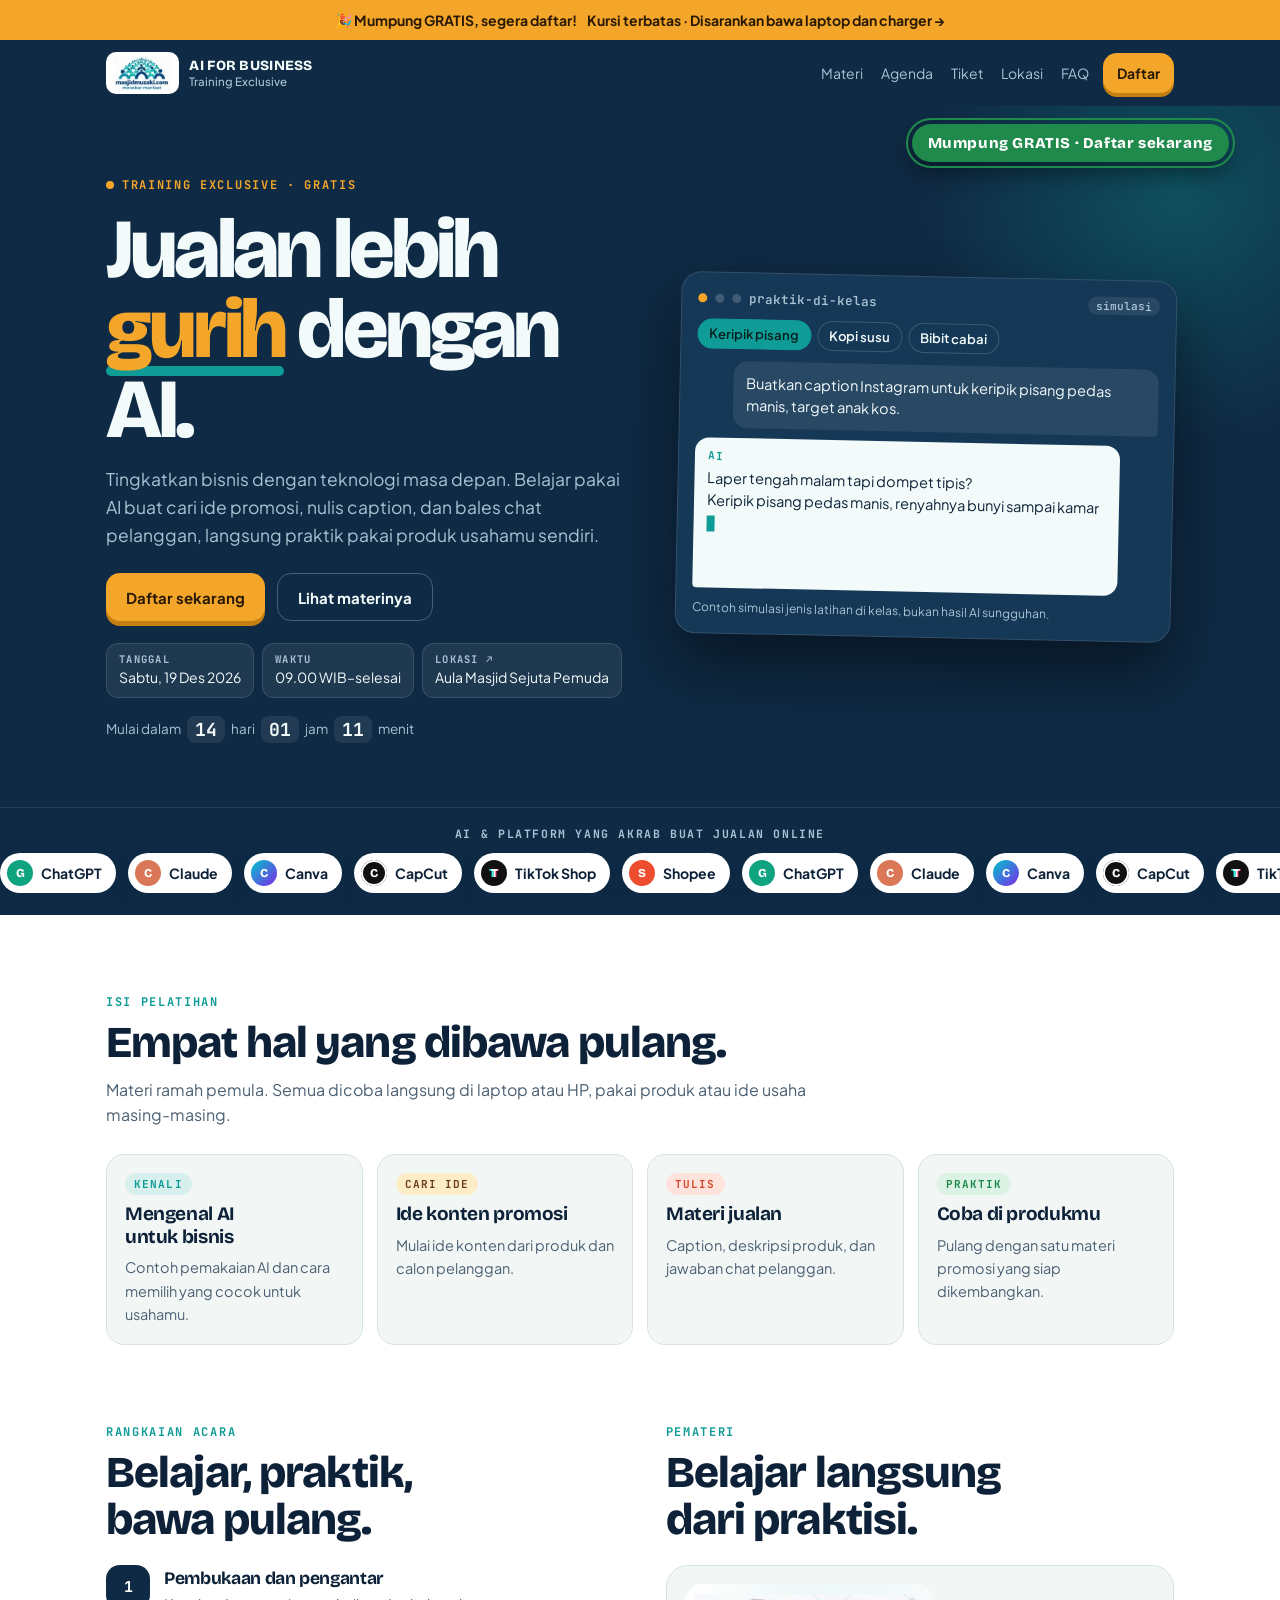
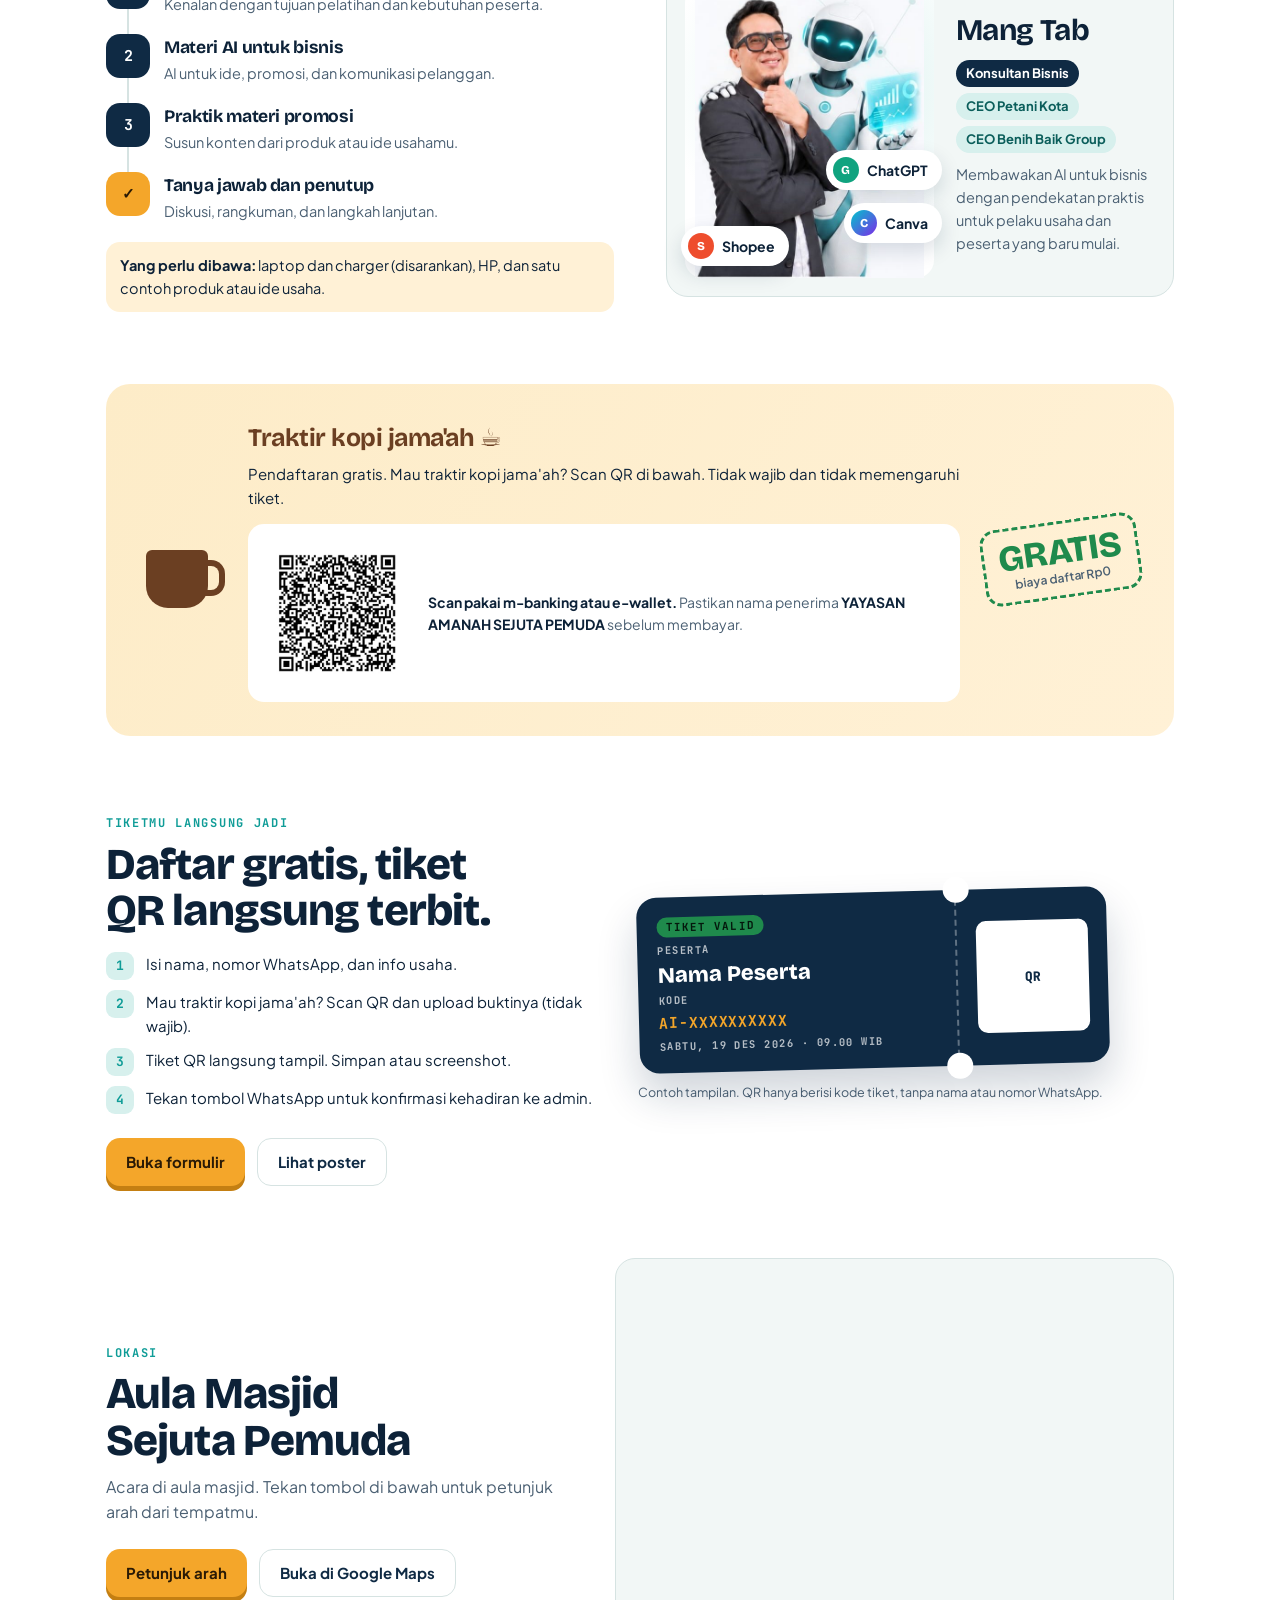
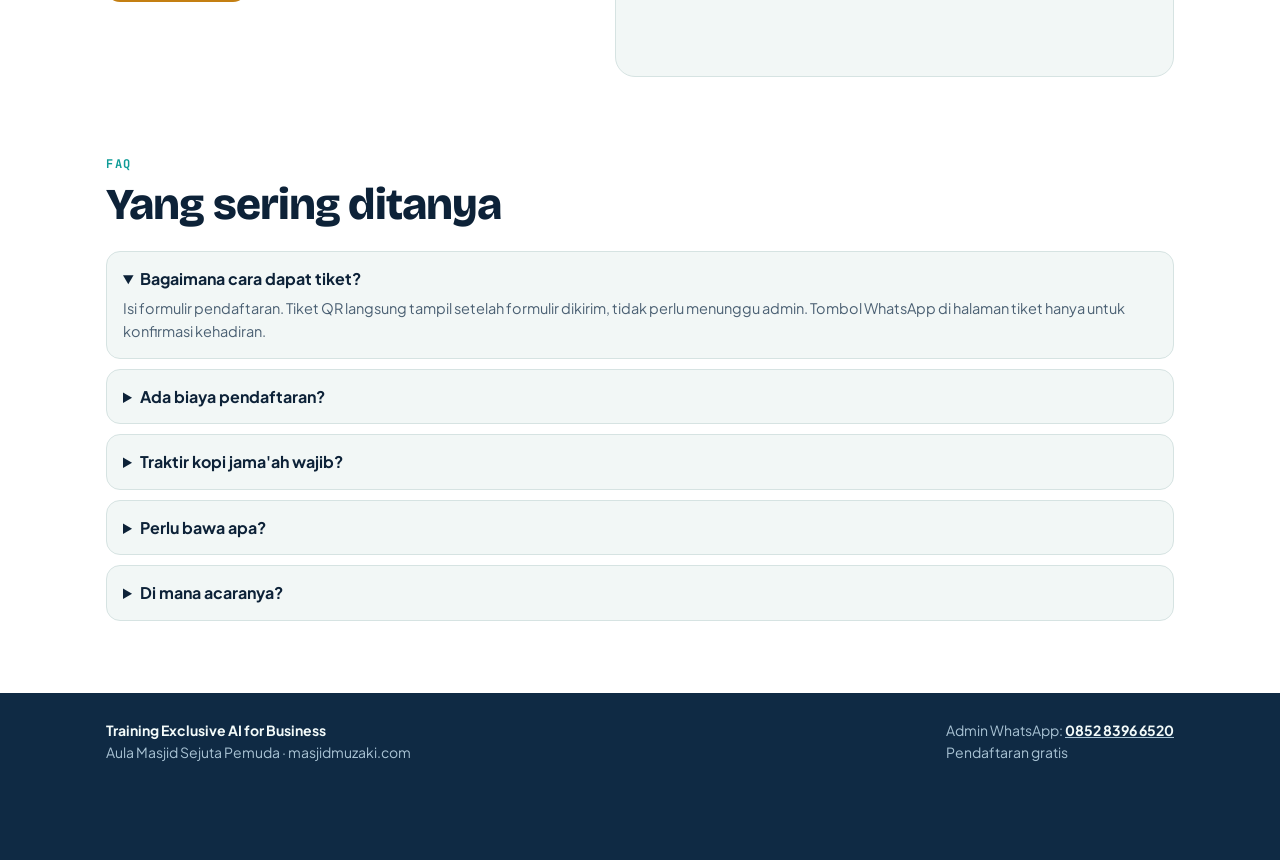
<file: index.html>
<!doctype html>
<html lang="id" data-mode="after">
<head>
  <meta charset="utf-8">
  <meta name="viewport" content="width=device-width,initial-scale=1,viewport-fit=cover">
  <meta name="theme-color" content="#0f2a44">
  <meta name="description" content="Training Exclusive AI for Business bersama Mang Tab di Aula Masjid Sejuta Pemuda. Pendaftaran gratis.">
  <title>AI for Business — Training Exclusive</title>
  <script>
    // Jadwal acara. Ganti tiga baris ini untuk batch berikutnya.
    window.EVENT = {
      dayStart: "2026-12-19T00:00:00+07:00", // awal hari H
      start:    "2026-12-19T09:00:00+07:00", // jam mulai (pendaftaran online ditutup)
      dayEnd:   "2026-12-19T23:59:59+07:00"  // akhir hari H
    };
    // Mode halaman: before (sebelum), dday (hari H), after (setelah).
    // Bisa dipaksa lewat alamat, mis. index.html?mode=before untuk pratinjau.
    (function () {
      var forced = new URLSearchParams(location.search).get("mode");
      var now = Date.now(), mode = "after";
      if (now < Date.parse(EVENT.dayStart)) mode = "before";
      else if (now <= Date.parse(EVENT.dayEnd)) mode = "dday";
      if (/^(before|dday|after)$/.test(forced || "")) mode = forced;
      document.documentElement.dataset.mode = mode;
    })();
  </script>
  <link rel="preconnect" href="https://fonts.googleapis.com">
  <link rel="preconnect" href="https://fonts.gstatic.com" crossorigin>
  <link rel="stylesheet" href="https://fonts.googleapis.com/css2?family=Bricolage+Grotesque:opsz,wght@12..96,700;12..96,800&family=Plus+Jakarta+Sans:wght@400;500;600;700&family=JetBrains+Mono:wght@500;700&display=swap">
  <link rel="stylesheet" href="assets/site.css">
  <style>
    html[data-mode="before"] .only-dday, html[data-mode="before"] .only-after,
    html[data-mode="dday"] .only-before, html[data-mode="dday"] .only-after,
    html[data-mode="after"] .only-before, html[data-mode="after"] .only-dday{display:none!important}

    .hero{background:var(--hero-bg);color:var(--hero-ink);padding-block:clamp(28px,6vw,64px);position:relative;overflow:hidden}
    .hero::after{content:"";position:absolute;width:560px;height:560px;right:-180px;top:-200px;border-radius:50%;background:radial-gradient(circle,#0f9c9755,transparent 65%);pointer-events:none}
    .hero-grid{display:grid;grid-template-columns:1.05fr 1fr;gap:clamp(24px,4vw,52px);align-items:center;position:relative;z-index:1}
    .hero-grid>*{min-width:0}
    .kick{display:inline-flex;gap:8px;align-items:center;font:700 12px var(--mono);letter-spacing:.14em;color:var(--saffron);text-transform:uppercase}
    .kick b{width:8px;height:8px;border-radius:50%;background:var(--saffron);animation:pulse 1.8s infinite}
    @keyframes pulse{50%{opacity:.25}}
    .hero h1{font-size:clamp(42px,7.6vw,84px);line-height:.95;font-weight:800;margin:14px 0 16px;letter-spacing:-.045em}
    .hero h1 em{font-style:normal;color:var(--saffron);position:relative;white-space:nowrap}
    .hero h1 em::after{content:"";position:absolute;left:0;right:0;bottom:.04em;height:.12em;background:var(--teal);border-radius:99px;z-index:-1}
    .lead{color:var(--hero-soft);font-size:17.5px;max-width:44ch}
    .cta-row{display:flex;gap:12px;flex-wrap:wrap;margin-top:24px}
    .facts{display:flex;flex-wrap:wrap;gap:8px;margin-top:22px}
    .fact{background:#ffffff12;border:1px solid #ffffff1f;border-radius:12px;padding:8px 12px;font-size:14px;text-decoration:none}
    .fact small{display:block;font:700 10.5px var(--mono);letter-spacing:.12em;color:var(--hero-soft)}
    a.fact:hover{background:#ffffff1f}
    .count{display:flex;gap:6px;margin-top:18px;align-items:center;font-size:13.5px;color:var(--hero-soft);flex-wrap:wrap}
    .count[hidden]{display:none}
    .count b{font:700 18px var(--mono);color:var(--hero-ink);background:#ffffff14;border-radius:8px;padding:2px 8px;font-variant-numeric:tabular-nums}

    .demo{background:var(--chat);border:1px solid #ffffff1f;border-radius:20px;padding:16px;box-shadow:0 30px 60px #0007;transform:rotate(1.2deg)}
    .demo-head{display:flex;align-items:center;gap:8px;font:600 12.5px var(--mono);color:var(--hero-soft);margin-bottom:12px}
    .demo-head i{width:9px;height:9px;border-radius:50%;background:#ffffff30}
    .demo-head i:first-child{background:var(--saffron)}
    .demo-head span{margin-left:auto;background:#ffffff14;padding:2px 8px;border-radius:99px;font-size:11px}
    .pick{display:flex;gap:6px;flex-wrap:wrap;margin-bottom:12px}
    .pick button{font:600 13px var(--body);border:1px solid #ffffff2a;background:transparent;color:var(--hero-ink);border-radius:99px;padding:6px 11px;cursor:pointer}
    .pick button[aria-pressed="true"]{background:var(--teal);border-color:var(--teal);color:#04201f}
    .msg{border-radius:14px;padding:11px 13px;font-size:14.5px;line-height:1.55;max-width:92%}
    .msg.you{background:#ffffff14;margin-left:auto;border-bottom-right-radius:4px}
    .msg.ai{background:#f3fbfa;color:#0d2238;margin-top:10px;border-bottom-left-radius:4px;min-height:150px;white-space:pre-line}
    .msg.ai .who{display:block;font:700 11px var(--mono);letter-spacing:.1em;color:#0f9c97;margin-bottom:4px}
    .caret{display:inline-block;width:8px;height:1.1em;background:#0f9c97;vertical-align:-3px;animation:pulse .9s infinite}
    .demo-foot{font-size:12px;color:var(--hero-soft);margin-top:10px}

    section{scroll-margin-top:12px}
    .tool{display:inline-flex;align-items:center;gap:8px;padding:7px 14px 7px 7px;border-radius:99px;background:#fff;color:#0d2238;font:700 14px var(--body);box-shadow:0 8px 20px #0f2a4426;white-space:nowrap}
    .tool i{width:26px;height:26px;border-radius:50%;display:grid;place-items:center;font:800 12px var(--display);font-style:normal;color:#fff;flex:none}
    .t-gpt i{background:#10a37f}
    .t-capcut i{background:#111;box-shadow:inset 0 0 0 2px #fff}
    .t-canva i{background:linear-gradient(135deg,#00c4cc,#7d2ae8)}
    .t-claude i{background:#d97757}
    .t-tts i{background:#111;text-shadow:-1.5px 0 #25f4ee,1.5px 0 #fe2c55}
    .t-shopee i{background:#ee4d2d}
    .tools-band{background:var(--hero-bg);border-top:1px solid #ffffff14;padding-block:18px 22px;overflow:hidden}
    .tools-band p{color:var(--hero-soft);font:700 11.5px var(--mono);letter-spacing:.14em;text-transform:uppercase;text-align:center;margin-bottom:12px}
    .marquee{display:flex;width:max-content;gap:12px;animation:slide 26s linear infinite}
    .tools-band:hover .marquee{animation-play-state:paused}
    .marquee .tool{animation:pop 2.6s ease-in-out infinite}
    .marquee .tool:nth-child(3n+2){animation-delay:-.9s}
    .marquee .tool:nth-child(3n){animation-delay:-1.8s}
    @keyframes slide{to{transform:translateX(-50%)}}
    @keyframes pop{50%{transform:translateY(-4px) scale(1.04)}}
    .sec{padding-block:clamp(40px,6vw,72px)}
    .sec h2{font-size:clamp(28px,4.4vw,44px);line-height:1.05;margin:8px 0 10px;font-weight:800}
    .sub{color:var(--ink-soft);max-width:60ch}
    .learn{display:grid;grid-template-columns:repeat(4,1fr);gap:14px;margin-top:26px}
    .learn article{border-radius:18px;padding:18px;background:var(--ground);border:1px solid var(--line);display:flex;flex-direction:column;gap:8px;transition:transform .2s}
    .learn article:hover{transform:translateY(-4px)}
    .tag{align-self:flex-start;font:700 11px var(--mono);letter-spacing:.1em;padding:4px 9px;border-radius:99px}
    .learn article:nth-child(1) .tag{background:var(--teal-soft);color:var(--teal)}
    .learn article:nth-child(2) .tag{background:var(--saffron-soft);color:var(--coffee)}
    .learn article:nth-child(3) .tag{background:var(--chili-soft);color:var(--chili)}
    .learn article:nth-child(4) .tag{background:var(--leaf-soft);color:var(--leaf)}
    .learn h3{font-size:19px;line-height:1.2}
    .learn p{color:var(--ink-soft);font-size:14.5px}

    .two{display:grid;grid-template-columns:1fr 1fr;gap:clamp(24px,4vw,52px);align-items:start}
    .two>*{min-width:0}
    .tl{list-style:none;margin:22px 0 0;padding:0}
    .tl li{display:grid;grid-template-columns:44px 1fr;gap:14px;padding-bottom:18px;position:relative}
    .tl li::before{content:"";position:absolute;left:21px;top:44px;bottom:0;width:2px;background:var(--line)}
    .tl li:last-child::before{display:none}
    .tl .n{width:44px;height:44px;border-radius:14px;display:grid;place-items:center;font:700 15px var(--mono);background:var(--navy);color:#fff}
    .tl li:last-child .n{background:var(--saffron);color:#2a1a05}
    .tl h3{font-size:17.5px}
    .tl p{color:var(--ink-soft);font-size:14.5px}
    .bring{background:var(--amber-soft);border-radius:14px;padding:12px 14px;font-size:14.5px}

    .speaker{background:var(--ground);border:1px solid var(--line);border-radius:22px;padding:18px;display:grid;grid-template-columns:minmax(0,1.25fr) minmax(0,1fr);gap:22px;align-items:center;margin-top:22px}
    .speaker>*{min-width:0}
    .photo{position:relative;border-radius:18px;background:radial-gradient(circle at 60% 35%,#d7f0ed,#fff 70%);padding:10px 10px 0;overflow:visible}
    .speaker img{width:100%;height:auto;max-height:460px;object-fit:contain;object-position:bottom;display:block;margin:0 auto}
    .orbit-chip{position:absolute;z-index:2;animation:bob 3.6s ease-in-out infinite}
    .orbit-chip:nth-of-type(1){bottom:30%;right:-8px}
    .orbit-chip:nth-of-type(2){bottom:12%;right:-8px;animation-delay:-1.2s}
    .orbit-chip:nth-of-type(3){bottom:4%;left:-4px;animation-delay:-2.4s}
    @keyframes bob{50%{transform:translateY(-8px)}}
    .speaker h3{font-size:30px}
    .roles{display:flex;flex-wrap:wrap;gap:6px;margin:6px 0 10px}
    .roles .role{margin:0}
    .role.ceo{background:var(--teal-soft);color:#0b5e5b}
    .role{display:inline-block;margin:4px 0 8px;background:var(--navy);color:#fff;font-size:13px;font-weight:700;padding:3px 10px;border-radius:99px}
    .speaker p{color:var(--ink-soft);font-size:14.5px}

    .kopi{background:linear-gradient(120deg,var(--saffron-soft),var(--amber-soft));border-radius:24px;padding:clamp(20px,4vw,34px);display:grid;grid-template-columns:auto 1fr auto;gap:22px;align-items:center}
    .kopi>*{min-width:0}
    .cup{width:86px;height:96px;position:relative}
    .cup .body{position:absolute;bottom:0;left:6px;width:62px;height:58px;background:var(--coffee);border-radius:6px 6px 22px 22px}
    .cup .body::after{content:"";position:absolute;right:-17px;top:10px;width:16px;height:24px;border:6px solid var(--coffee);border-left:0;border-radius:0 14px 14px 0}
    .cup .steam{position:absolute;bottom:62px;width:6px;height:26px;border-radius:99px;background:var(--coffee);opacity:0;animation:steam 2.4s infinite ease-in-out}
    .cup .steam:nth-child(1){left:18px}.cup .steam:nth-child(2){left:34px;animation-delay:.6s}.cup .steam:nth-child(3){left:50px;animation-delay:1.2s}
    @keyframes steam{0%{transform:translateY(8px) scaleY(.6);opacity:0}50%{opacity:.45}100%{transform:translateY(-14px) scaleY(1.1);opacity:0}}
    .kopi h3{font-size:25px;color:var(--coffee)}
    .kopi p{font-size:15px;margin-top:4px}
    .qris{display:grid;grid-template-columns:150px 1fr;gap:16px;align-items:center;margin-top:14px;background:var(--paper);border-radius:16px;padding:14px}
    .qris>*{min-width:0}
    .qris img{width:150px;height:150px;display:block;border-radius:10px;background:#fff}
    .qris p{font-size:14px;color:var(--ink-soft);margin:0}
    .qris b{color:var(--ink)}
    .qris .amt{font:800 24px var(--display);color:var(--coffee);display:block}
    .free-run{display:inline-flex;flex-wrap:wrap;justify-content:center;gap:4px 10px;text-decoration:none;color:inherit}
    .free-run b{display:inline-block;animation:freeBounce 1.4s ease-in-out infinite}
    .announce{background:linear-gradient(100deg,var(--saffron) 40%,#ffd77a 50%,var(--saffron) 60%);background-size:250% 100%;animation:shine 3.2s linear infinite}
    @keyframes shine{from{background-position:120% 0}to{background-position:-120% 0}}
    @keyframes freeBounce{0%,100%{transform:translateY(0) scale(1)}50%{transform:translateY(-2px) scale(1.06)}}
    .free-stamp{transform:rotate(-8deg);border:3px dashed var(--leaf);border-radius:16px;padding:10px 14px;animation:stamp 2.4s ease-in-out infinite}
    @keyframes stamp{0%,100%{transform:rotate(-8deg) scale(1)}50%{transform:rotate(-4deg) scale(1.08)}}
    .free-blink{color:var(--leaf);animation:freeBounce 1.4s ease-in-out infinite;display:inline-block}
    .hero-free{position:absolute;right:max(16px,4vw);top:18px;z-index:3;background:var(--leaf);color:#fff;font:800 15px var(--display);letter-spacing:.04em;padding:10px 16px;border-radius:99px;box-shadow:0 10px 24px #0007;text-decoration:none;animation:freeBounce 1.4s ease-in-out infinite}
    .hero-free::before{content:"";position:absolute;inset:-6px;border-radius:inherit;border:2px solid var(--leaf);animation:ring 1.6s ease-out infinite}
    @keyframes ring{from{opacity:.9;transform:scale(.9)}to{opacity:0;transform:scale(1.25)}}
    @media (max-width:860px){.hero-free{top:auto;bottom:16px;right:16px;font-size:13px}}
    .free{font:800 36px var(--display);color:var(--leaf);text-align:center;line-height:1}
    .free small{display:block;font:600 12px var(--body);color:var(--ink-soft)}

    .ticket-wrap{display:grid;grid-template-columns:1fr 1.1fr;gap:clamp(24px,4vw,44px);align-items:center}
    .ticket-wrap>*{min-width:0}
    .steps{list-style:none;padding:0;margin:18px 0 0;display:grid;gap:10px}
    .steps li{display:flex;gap:12px;align-items:flex-start;font-size:15px}
    .steps b{flex:none;width:28px;height:28px;border-radius:9px;display:grid;place-items:center;background:var(--teal-soft);color:var(--teal);font:700 13px var(--mono)}
    .ticket{display:grid;grid-template-columns:1fr 150px;background:var(--navy);color:#fff;border-radius:20px;position:relative;max-width:470px;transform:rotate(-1.5deg);box-shadow:0 22px 40px #0f2a4433}
    .ticket::before,.ticket::after{content:"";position:absolute;left:calc(100% - 163px);width:26px;height:26px;border-radius:50%;background:var(--paper)}
    .ticket::before{top:-13px}.ticket::after{bottom:-13px}
    .t-main{padding:20px;border-right:2px dashed #ffffff55;display:flex;flex-direction:column;gap:6px;min-width:0}
    .t-main small{font:700 10.5px var(--mono);letter-spacing:.14em;opacity:.7}
    .t-main strong{font:800 22px var(--display);line-height:1.1}
    .t-main code{font:700 15px var(--mono);color:var(--saffron);letter-spacing:.06em}
    .ok{align-self:flex-start;font:700 11px var(--mono);letter-spacing:.1em;background:var(--leaf);color:#04170c;padding:3px 9px;border-radius:99px}
    .t-qr{padding:16px;display:grid;place-items:center;text-align:center;font:600 11px var(--mono);color:var(--hero-soft)}
    .t-qr span{display:grid;place-items:center;width:112px;height:112px;background:#fff;border-radius:10px;color:var(--navy);font:800 13px var(--mono)}
    .ticket-cap{font-size:12.5px;color:var(--ink-soft);margin-top:14px}

    .loc{display:grid;grid-template-columns:1fr 1.2fr;gap:clamp(20px,4vw,44px);align-items:center}
    .loc>*{min-width:0}
    .map{border-radius:20px;overflow:hidden;border:1px solid var(--line);background:var(--ground);aspect-ratio:4/3;max-width:100%}
    .map iframe{width:100%;height:100%;border:0;display:block}
    @media (max-width:860px){.loc{grid-template-columns:1fr}}
    .faq{display:grid;gap:10px;margin-top:22px}
    .faq details{background:var(--ground);border:1px solid var(--line);border-radius:14px;padding:14px 16px}
    .faq summary{font-weight:700;cursor:pointer}
    .faq p{color:var(--ink-soft);margin-top:6px;font-size:14.5px}

    .foot{background:var(--hero-bg);color:var(--hero-soft);font-size:14px}
    .foot .wrap{display:flex;gap:16px;flex-wrap:wrap;justify-content:space-between;padding-block:26px 96px}
    .foot strong{color:var(--hero-ink)}
    .dock{position:fixed;left:0;right:0;bottom:0;z-index:30;display:none;gap:10px;align-items:center;padding:10px max(14px,env(safe-area-inset-right,0px)) calc(10px + env(safe-area-inset-bottom,0px)) max(14px,env(safe-area-inset-left,0px));background:#ffffffe6;backdrop-filter:blur(10px);border-top:1px solid var(--line)}
    .dock .btn{flex:1}
    .dock span{font-size:13px;color:var(--ink-soft);line-height:1.3}

    @media (max-width:860px){
      .hero-grid,.two,.ticket-wrap{grid-template-columns:1fr}
      .learn{grid-template-columns:1fr 1fr}
      .demo{transform:none}
      .dock{display:flex}
    }
    @media (max-width:540px){
      .learn{grid-template-columns:1fr}
      .speaker{grid-template-columns:1fr}
      .speaker img{max-height:380px}
      .kopi{grid-template-columns:1fr}
      .cup{display:none}
      .qris{grid-template-columns:1fr}
      .qris img{width:180px;height:180px}
      .ticket{grid-template-columns:1fr 118px;transform:none}
      .ticket::before,.ticket::after{left:calc(100% - 131px)}
      .t-qr span{width:90px;height:90px}
    }
  </style>
</head>
<body>
  <div class="announce">
    <a class="only-before free-run" href="daftar.html"><b>🎉 Mumpung GRATIS, segera daftar!</b> <span>Kursi terbatas · Disarankan bawa laptop dan charger →</span></a>
    <span class="only-dday">Hari ini 09.00 WIB · Siapkan QR tiket di HP sebelum masuk aula</span>
    <span class="only-after">Acara selesai 19 Des 2026 · Terima kasih jamaah dan peserta!</span>
  </div>

  <header class="top">
    <div class="wrap">
      <a class="brand" href="#atas">
        <span class="logo-pill"><img src="assets/logo-masjidmuzaki.png" alt="masjidmuzaki.com" width="152" height="90"></span>
        <span>AI FOR BUSINESS<small>Training Exclusive</small></span>
      </a>
      <nav class="links" aria-label="Navigasi utama"><a href="#materi">Materi</a><a href="#agenda">Agenda</a><a href="#tiket">Tiket</a><a href="#lokasi">Lokasi</a><a href="#faq">FAQ</a></nav>
      <a class="btn hot sm only-before" href="daftar.html">Daftar</a>
      <a class="btn hot sm only-dday" href="#tiket">Info masuk</a>
      <a class="btn hot sm only-after js-wa-next" href="https://wa.me/6285283966520" target="_blank" rel="noopener">Kabari acara berikutnya</a>
    </div>
  </header>

  <main id="atas">
    <section class="hero">
      <a class="hero-free only-before" href="daftar.html">Mumpung GRATIS · Daftar sekarang</a>
      <div class="wrap hero-grid">
        <div>
          <span class="kick"><b></b><span class="only-before">Training exclusive · GRATIS</span><span class="only-dday">Berlangsung hari ini</span><span class="only-after">Acara sudah selesai</span></span>
          <h1>Jualan lebih <em>gurih</em> dengan AI.</h1>
          <p class="lead">Tingkatkan bisnis dengan teknologi masa depan. Belajar pakai AI buat cari ide promosi, nulis caption, dan bales chat pelanggan, langsung praktik pakai produk usahamu sendiri.</p>
          <div class="cta-row">
            <a class="btn hot only-before" href="daftar.html">Daftar sekarang</a>
            <a class="btn hot only-dday" href="#tiket">Lihat info masuk</a>
            <a class="btn hot only-after js-wa-next" href="https://wa.me/6285283966520" target="_blank" rel="noopener">Kabari saya acara berikutnya</a>
            <a class="btn ghost" href="#materi">Lihat materinya</a>
          </div>
          <div class="facts">
            <div class="fact"><small>TANGGAL</small>Sabtu, 19 Des 2026</div>
            <div class="fact"><small>WAKTU</small>09.00 WIB–selesai</div>
            <a class="fact" href="https://maps.app.goo.gl/Eqbw839XBTK7faA59" target="_blank" rel="noopener"><small>LOKASI ↗</small>Aula Masjid Sejuta Pemuda</a>
          </div>
          <div class="count only-before" id="countdown" hidden>Mulai dalam <b id="cd-d">0</b> hari <b id="cd-h">00</b> jam <b id="cd-m">00</b> menit</div>
          <p class="count only-after">Mau ikut acara berikutnya? Tekan tombol di atas, admin akan mengabari lewat WhatsApp.</p>
        </div>

        <div class="demo" aria-label="Simulasi AI menulis materi jualan">
          <div class="demo-head"><i></i><i></i><i></i>praktik-di-kelas<span>simulasi</span></div>
          <div class="pick" role="group" aria-label="Pilih contoh produk">
            <button type="button" data-p="0" aria-pressed="true">Keripik pisang</button>
            <button type="button" data-p="1" aria-pressed="false">Kopi susu</button>
            <button type="button" data-p="2" aria-pressed="false">Bibit cabai</button>
          </div>
          <div class="msg you" id="demo-q">Buatkan caption Instagram untuk keripik pisang pedas manis, target anak kos.</div>
          <div class="msg ai"><span class="who">AI</span><span id="demo-a">Laper tengah malam tapi dompet tipis? Keripik pisang pedas manis, renyahnya bunyi sampai kamar sebelah.</span><span class="caret"></span></div>
          <p class="demo-foot">Contoh simulasi jenis latihan di kelas, bukan hasil AI sungguhan.</p>
        </div>
      </div>
    </section>

    <div class="tools-band" aria-label="AI dan platform yang akrab untuk jualan online">
      <p>AI &amp; platform yang akrab buat jualan online</p>
      <div class="marquee"><span class="tool t-gpt"><i>G</i>ChatGPT</span><span class="tool t-claude"><i>C</i>Claude</span><span class="tool t-canva"><i>C</i>Canva</span><span class="tool t-capcut"><i>C</i>CapCut</span><span class="tool t-tts"><i>T</i>TikTok Shop</span><span class="tool t-shopee"><i>S</i>Shopee</span><span aria-hidden="true" style="display:contents"><span class="tool t-gpt"><i>G</i>ChatGPT</span><span class="tool t-claude"><i>C</i>Claude</span><span class="tool t-canva"><i>C</i>Canva</span><span class="tool t-capcut"><i>C</i>CapCut</span><span class="tool t-tts"><i>T</i>TikTok Shop</span><span class="tool t-shopee"><i>S</i>Shopee</span></span></div>
    </div>

    <section class="sec" id="materi">
      <div class="wrap">
        <span class="eye">Isi pelatihan</span>
        <h2>Empat hal yang dibawa pulang.</h2>
        <p class="sub">Materi ramah pemula. Semua dicoba langsung di laptop atau HP, pakai produk atau ide usaha masing-masing.</p>
        <div class="learn">
          <article><span class="tag">KENALI</span><h3>Mengenal AI untuk bisnis</h3><p>Contoh pemakaian AI dan cara memilih yang cocok untuk usahamu.</p></article>
          <article><span class="tag">CARI IDE</span><h3>Ide konten promosi</h3><p>Mulai ide konten dari produk dan calon pelanggan.</p></article>
          <article><span class="tag">TULIS</span><h3>Materi jualan</h3><p>Caption, deskripsi produk, dan jawaban chat pelanggan.</p></article>
          <article><span class="tag">PRAKTIK</span><h3>Coba di produkmu</h3><p>Pulang dengan satu materi promosi yang siap dikembangkan.</p></article>
        </div>
      </div>
    </section>

    <section class="sec" id="agenda" style="padding-top:0">
      <div class="wrap two">
        <div>
          <span class="eye">Rangkaian acara</span>
          <h2>Belajar, praktik, bawa pulang.</h2>
          <ol class="tl">
            <li><span class="n">1</span><div><h3>Pembukaan dan pengantar</h3><p>Kenalan dengan tujuan pelatihan dan kebutuhan peserta.</p></div></li>
            <li><span class="n">2</span><div><h3>Materi AI untuk bisnis</h3><p>AI untuk ide, promosi, dan komunikasi pelanggan.</p></div></li>
            <li><span class="n">3</span><div><h3>Praktik materi promosi</h3><p>Susun konten dari produk atau ide usahamu.</p></div></li>
            <li><span class="n">✓</span><div><h3>Tanya jawab dan penutup</h3><p>Diskusi, rangkuman, dan langkah lanjutan.</p></div></li>
          </ol>
          <p class="bring"><b>Yang perlu dibawa:</b> laptop dan charger (disarankan), HP, dan satu contoh produk atau ide usaha.</p>
        </div>
        <div id="pemateri">
          <span class="eye">Pemateri</span>
          <h2>Belajar langsung dari praktisi.</h2>
          <div class="speaker">
            <div class="photo">
              <span class="tool t-gpt orbit-chip" aria-hidden="true"><i>G</i>ChatGPT</span>
              <span class="tool t-canva orbit-chip" aria-hidden="true"><i>C</i>Canva</span>
              <span class="tool t-shopee orbit-chip" aria-hidden="true"><i>S</i>Shopee</span>
              <img src="assets/mang-tab.jpg" alt="Mang Tab, pemateri, bersama ilustrasi robot AI" width="500" height="620">
            </div>
            <div>
              <h3>Mang Tab</h3>
              <div class="roles">
                <span class="role">Konsultan Bisnis</span>
                <span class="role ceo">CEO Petani Kota</span>
                <span class="role ceo">CEO Benih Baik Group</span>
              </div>
              <p>Membawakan AI untuk bisnis dengan pendekatan praktis untuk pelaku usaha dan peserta yang baru mulai.</p>
            </div>
          </div>
        </div>
      </div>
    </section>

    <section class="wrap" aria-labelledby="kopi-title">
      <div class="kopi">
        <div class="cup" aria-hidden="true"><span class="steam"></span><span class="steam"></span><span class="steam"></span><span class="body"></span></div>
        <div>
          <h3 id="kopi-title">Traktir kopi jama'ah ☕</h3>
          <p>Pendaftaran gratis. Mau traktir kopi jama'ah? Scan QR di bawah. Tidak wajib dan tidak memengaruhi tiket.</p>
          <div class="qris">
            <img src="assets/qris-kopi-jamaah.png" alt="QR traktir kopi jama'ah" width="400" height="400" loading="lazy">
            <p><b>Scan pakai m-banking atau e-wallet.</b> Pastikan nama penerima <b>YAYASAN AMANAH SEJUTA PEMUDA</b> sebelum membayar.</p>
          </div>
        </div>
        <div class="free free-stamp">GRATIS<small>biaya daftar Rp0</small></div>
      </div>
    </section>

    <section class="sec" id="tiket">
      <div class="wrap ticket-wrap">
        <div>
          <span class="eye only-before">Tiketmu langsung jadi</span>
          <span class="eye only-dday">Masuk aula</span>
          <span class="eye only-after">Acara berikutnya</span>
          <h2 class="only-before">Daftar gratis, tiket QR langsung terbit.</h2>
          <h2 class="only-dday">Tunjukkan QR tiket ke panitia di pintu.</h2>
          <h2 class="only-after">Pendaftaran sudah ditutup.</h2>
          <ol class="steps only-before">
            <li><b>1</b><span>Isi nama, nomor WhatsApp, dan info usaha.</span></li>
            <li><b>2</b><span>Mau traktir kopi jama'ah? Scan QR dan upload buktinya (tidak wajib).</span></li>
            <li><b>3</b><span>Tiket QR langsung tampil. Simpan atau screenshot.</span></li>
            <li><b>4</b><span>Tekan tombol WhatsApp untuk konfirmasi kehadiran ke admin.</span></li>
          </ol>
          <p class="sub only-dday" style="margin-top:10px">Belum punya tiket? Datang ke meja panitia dan sebutkan nama serta nomor WhatsApp yang didaftarkan.</p>
          <p class="sub only-after" style="margin-top:10px">Tinggalkan pesan ke admin supaya dikabari kalau acara berikutnya dibuka.</p>
          <div class="cta-row">
            <a class="btn hot only-before" href="daftar.html">Buka formulir</a>
            <a class="btn hot only-after js-wa-next" href="https://wa.me/6285283966520" target="_blank" rel="noopener">Kabari saya</a>
            <a class="btn line" href="assets/poster-batch1.jpg" target="_blank" rel="noopener">Lihat poster</a>
          </div>
        </div>
        <div>
          <div class="ticket" aria-label="Contoh tampilan tiket">
            <div class="t-main">
              <span class="ok">TIKET VALID</span>
              <small>PESERTA</small><strong>Nama Peserta</strong>
              <small>KODE</small><code>AI-XXXXXXXXXX</code>
              <small>SABTU, 19 DES 2026 · 09.00 WIB</small>
            </div>
            <div class="t-qr"><span>QR</span></div>
          </div>
          <p class="ticket-cap">Contoh tampilan. QR hanya berisi kode tiket, tanpa nama atau nomor WhatsApp.</p>
        </div>
      </div>
    </section>

    <section class="sec" id="lokasi" style="padding-top:0">
      <div class="wrap loc">
        <div>
          <span class="eye">Lokasi</span>
          <h2>Aula Masjid Sejuta Pemuda</h2>
          <p class="sub">Acara di aula masjid. Tekan tombol di bawah untuk petunjuk arah dari tempatmu.</p>
          <div class="cta-row">
            <a class="btn hot" href="https://www.google.com/maps/dir/?api=1&destination=-6.9455072,106.9286462" target="_blank" rel="noopener">Petunjuk arah</a>
            <a class="btn line" href="https://maps.app.goo.gl/Eqbw839XBTK7faA59" target="_blank" rel="noopener">Buka di Google Maps</a>
          </div>
        </div>
        <div class="map">
          <iframe title="Peta lokasi Masjid Sejuta Pemuda" src="https://maps.google.com/maps?q=-6.9455072,106.9286462&amp;z=17&amp;hl=id&amp;output=embed" loading="lazy" referrerpolicy="no-referrer-when-downgrade" allowfullscreen></iframe>
        </div>
      </div>
    </section>

    <section class="sec" id="faq" style="padding-top:0">
      <div class="wrap">
        <span class="eye">FAQ</span>
        <h2>Yang sering ditanya</h2>
        <div class="faq">
          <details open><summary>Bagaimana cara dapat tiket?</summary><p>Isi formulir pendaftaran. Tiket QR langsung tampil setelah formulir dikirim, tidak perlu menunggu admin. Tombol WhatsApp di halaman tiket hanya untuk konfirmasi kehadiran.</p></details>
          <details><summary>Ada biaya pendaftaran?</summary><p>Tidak. Pendaftaran gratis.</p></details>
          <details><summary>Traktir kopi jama'ah wajib?</summary><p>Tidak. Pendaftaran gratis. Kalau mau traktir kopi jama'ah, scan QR dan upload buktinya di formulir.</p></details>
          <details><summary>Perlu bawa apa?</summary><p>Disarankan membawa laptop dan charger. Bawa juga HP dan satu contoh produk atau ide usaha untuk praktik.</p></details>
          <details><summary>Di mana acaranya?</summary><p>Aula Masjid Sejuta Pemuda. <a href="https://maps.app.goo.gl/Eqbw839XBTK7faA59" target="_blank" rel="noopener">Buka di Google Maps</a> atau tanya admin.</p></details>
        </div>
      </div>
    </section>
  </main>

  <footer class="foot">
    <div class="wrap">
      <div><strong>Training Exclusive AI for Business</strong><br>Aula Masjid Sejuta Pemuda · masjidmuzaki.com</div>
      <div>Admin WhatsApp: <a href="https://wa.me/6285283966520" target="_blank" rel="noopener"><strong>0852 8396 6520</strong></a><br>Pendaftaran gratis</div>
    </div>
  </footer>

  <div class="dock">
    <span class="only-before"><b class="free-blink">GRATIS</b> · tiket QR langsung jadi</span>
    <span class="only-dday">Siapkan QR di HP</span>
    <span class="only-after">Acara selesai</span>
    <a class="btn hot sm only-before" href="daftar.html">Daftar</a>
    <a class="btn hot sm only-dday" href="#tiket">Info masuk</a>
    <a class="btn hot sm only-after js-wa-next" href="https://wa.me/6285283966520" target="_blank" rel="noopener">Kabari saya</a>
  </div>

  <script>
    // Tombol "kabari batch berikutnya" membuka WhatsApp admin dengan pesan terisi.
    var nextMsg = "Assalamu'alaikum Admin Masjid Muzaki,\n\nSaya ingin dikabari kalau Training Exclusive AI for Business batch berikutnya dibuka. Terima kasih.";
    document.querySelectorAll(".js-wa-next").forEach(function (a) {
      a.href = "https://wa.me/6285283966520?text=" + encodeURIComponent(nextMsg);
    });

    // Hitung mundur (hanya tampil sebelum hari H).
    (function () {
      var box = document.getElementById("countdown");
      var start = Date.parse(window.EVENT.start);
      function tick() {
        var ms = start - Date.now();
        if (ms <= 0) { box.hidden = true; return; }
        box.hidden = false;
        document.getElementById("cd-d").textContent = Math.floor(ms / 864e5);
        document.getElementById("cd-h").textContent = String(Math.floor(ms % 864e5 / 36e5)).padStart(2, "0");
        document.getElementById("cd-m").textContent = String(Math.floor(ms % 36e5 / 6e4)).padStart(2, "0");
      }
      tick(); setInterval(tick, 30000);
    })();

    // Simulasi AI menulis materi jualan (contoh tetap, bukan AI sungguhan).
    (function () {
      var samples = [
        { q: "Buatkan caption Instagram untuk keripik pisang pedas manis, target anak kos.",
          a: "Laper tengah malam tapi dompet tipis?\nKeripik pisang pedas manis, renyahnya bunyi sampai kamar sebelah.\nSatu bungkus buat nemenin tugas, dua bungkus buat dibagi (kalau rela).\nKetik \"MAU\" di komentar, kami kirim info ordernya." },
        { q: "Tulis 3 ide konten TikTok untuk kopi susu gula aren rumahan.",
          a: "1. \"Racik 30 detik\": time-lapse bikin segelas, dari aren cair sampai es batu.\n2. \"Tebak harga\": tanya orang lewat, lalu kasih tahu harga aslinya.\n3. \"Kopi buat siapa?\": satu gelas untuk tiap tipe pelanggan, dari mahasiswa sampai bapak ronda." },
        { q: "Pelanggan tanya: \"bibitnya kalau mati di jalan gimana?\" Bantu jawab sopan.",
          a: "Halo Kak, terima kasih sudah tanya.\nBibit kami kemas pakai media lembap dan kardus berlubang supaya tetap segar.\nKalau sampai dalam kondisi layu, kirim foto dan video unboxing ya Kak, nanti kami bantu cek dan carikan solusinya." }
      ];
      var qEl = document.getElementById("demo-q"), aEl = document.getElementById("demo-a");
      var buttons = document.querySelectorAll(".pick button");
      var reduce = window.matchMedia("(prefers-reduced-motion: reduce)").matches;
      var timer = null, next = null;
      function play(i) {
        clearInterval(timer); clearTimeout(next);
        buttons.forEach(function (b) { b.setAttribute("aria-pressed", String(+b.dataset.p === i)); });
        qEl.textContent = samples[i].q;
        var full = samples[i].a, n = 0;
        if (reduce) { aEl.textContent = full; return; }
        aEl.textContent = "";
        timer = setInterval(function () {
          n += 2; aEl.textContent = full.slice(0, n);
          if (n >= full.length) { clearInterval(timer); next = setTimeout(function () { play((i + 1) % samples.length); }, 4500); }
        }, 28);
      }
      buttons.forEach(function (b) { b.addEventListener("click", function () { play(+b.dataset.p); }); });
      setTimeout(function () { play(0); }, 500);
    })();
  </script>
</body>
</html>
</file>
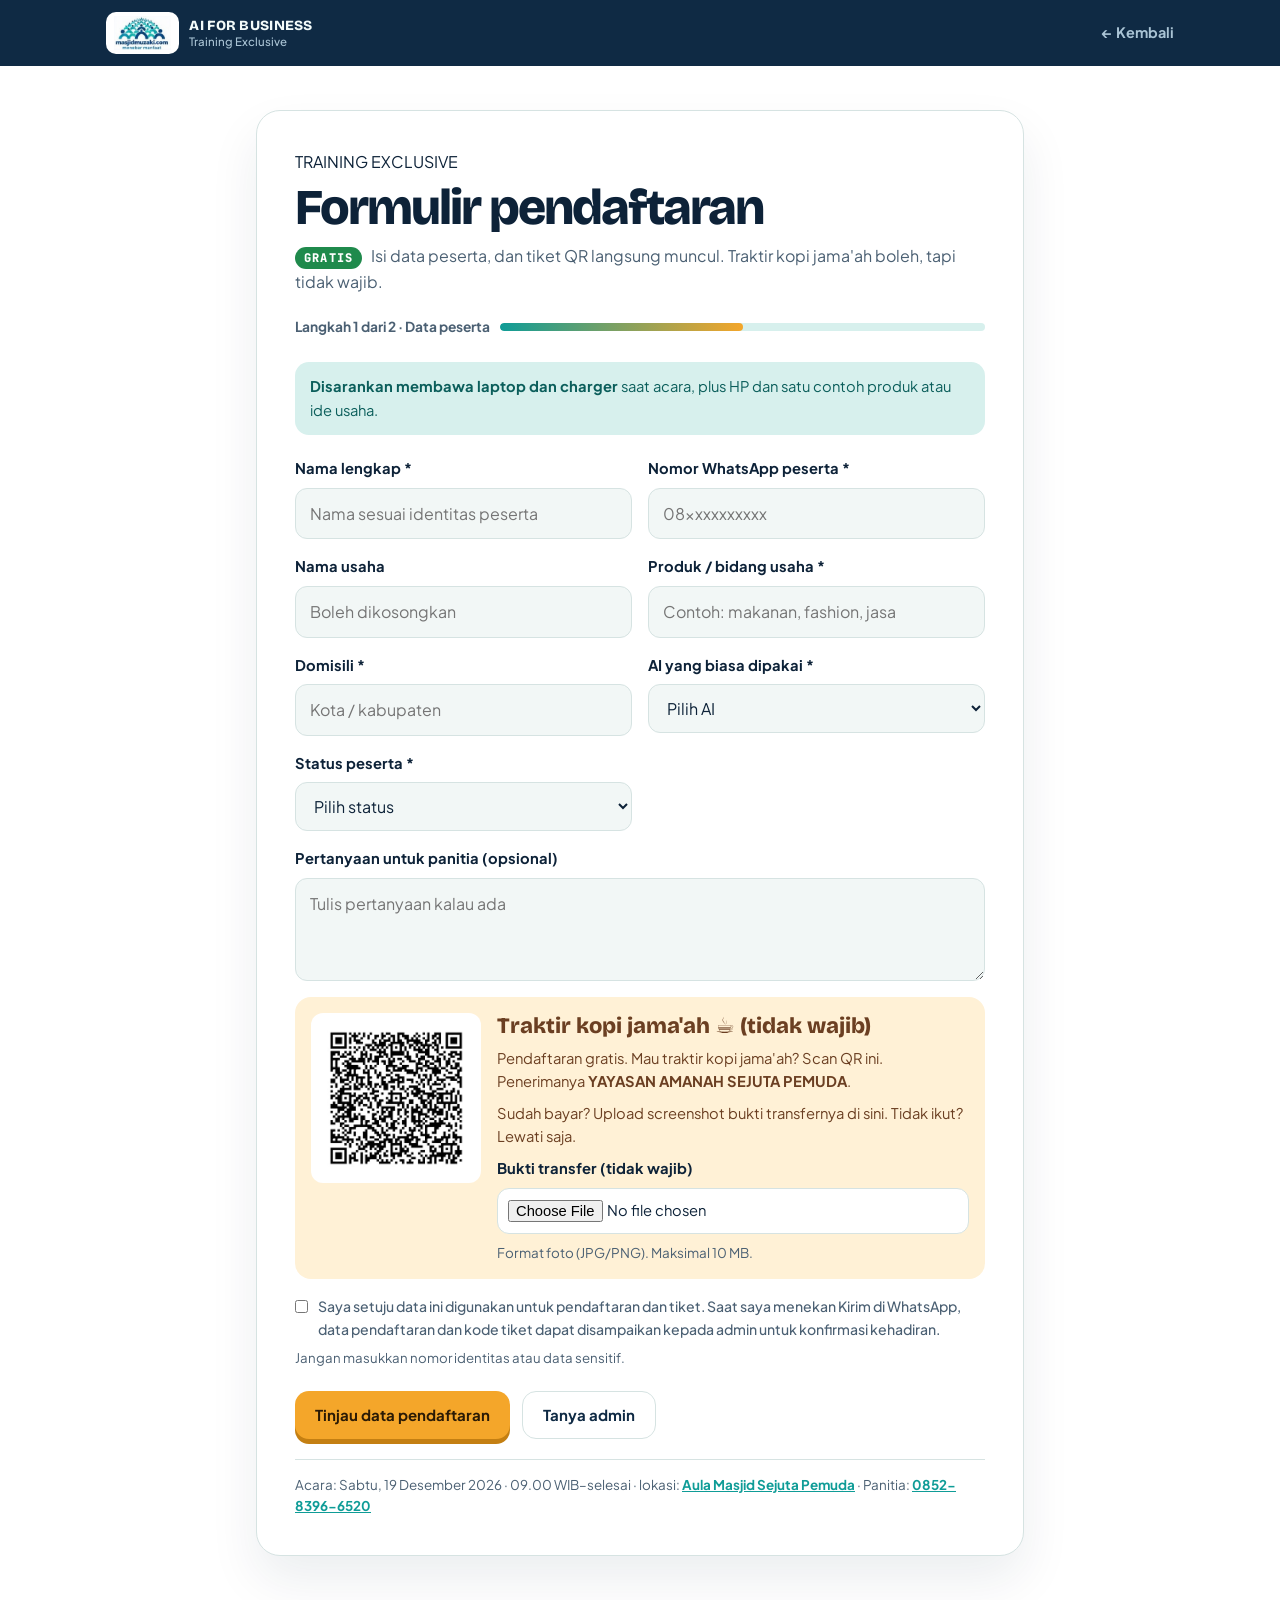
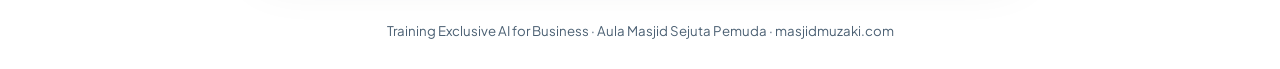
<file: daftar.html>
<!doctype html>
<html lang="id">
<head>
  <meta charset="utf-8">
  <meta name="viewport" content="width=device-width,initial-scale=1">
  <meta name="theme-color" content="#0f2a44">
  <meta name="description" content="Formulir pendaftaran gratis Training Exclusive AI for Business.">
  <title>Formulir Pendaftaran — AI untuk Bisnis</title>
  <script>
    // Batas pendaftaran online. Samakan dengan TICKET_CONFIG.closeAt di Code.gs.
    window.REG_CLOSE_AT = "2026-12-19T09:00:00+07:00";
  </script>
  <link rel="preconnect" href="https://fonts.googleapis.com">
  <link rel="preconnect" href="https://fonts.gstatic.com" crossorigin>
  <link rel="stylesheet" href="https://fonts.googleapis.com/css2?family=Bricolage+Grotesque:opsz,wght@12..96,700;12..96,800&family=Plus+Jakarta+Sans:wght@400;500;600;700&family=JetBrains+Mono:wght@500;700&display=swap">
  <link rel="stylesheet" href="assets/site.css">
  <style>
    .page{padding-block:clamp(20px,5vw,44px) 64px;max-width:800px}
    .card{padding:clamp(20px,5vw,38px);border:1px solid var(--line);border-radius:24px;background:var(--paper);box-shadow:0 24px 50px #0f2a4414}
    h1{font-size:clamp(32px,6vw,50px);line-height:1;letter-spacing:-.04em;margin:8px 0 10px;font-weight:800}
    .intro{color:var(--ink-soft);margin:0 0 22px}
    .progress{display:flex;align-items:center;gap:10px;margin:0 0 24px;color:var(--ink-soft);font-size:.86rem;font-weight:700}
    .progress-track{height:8px;border-radius:99px;background:var(--teal-soft);flex:1;overflow:hidden}
    .progress-fill{display:block;width:50%;height:100%;border-radius:inherit;background:linear-gradient(90deg,var(--teal),var(--saffron));transition:width .3s ease}
    .progress[data-step="2"] .progress-fill{width:100%}
    .fields{display:grid;grid-template-columns:1fr 1fr;gap:16px}
    .field{display:flex;flex-direction:column;gap:7px;min-width:0}
    .field.full{grid-column:1/-1}
    label{font-size:.92rem;font-weight:700;color:var(--ink)}
    input,select,textarea{width:100%;font:inherit;color:var(--ink);padding:12px 14px;border-radius:12px;border:1.5px solid var(--line);background:var(--ground)}
    input:focus,select:focus,textarea:focus{outline:3px solid #0f9c9733;border-color:var(--teal);background:var(--paper)}
    .consent{display:flex;align-items:flex-start;gap:10px;color:var(--ink-soft);font-size:.88rem;font-weight:500}
    .consent input{width:auto;margin:5px 0 0;accent-color:var(--teal)}
    .note{font-size:.83rem;color:var(--ink-soft);margin:0}
    .pay{display:grid;grid-template-columns:170px 1fr;gap:16px;align-items:start;padding:16px;border-radius:16px;background:var(--amber-soft)}
    .pay>*{min-width:0}
    .pay-qr img{width:170px;height:170px;display:block;border-radius:12px;background:#fff}
    .pay-copy{display:grid;gap:8px;font-size:.92rem;color:var(--coffee)}
    .pay-amt{font:800 22px var(--display);color:var(--coffee)}
    .proof-label{color:var(--ink)}
    .free-tag{display:inline-block;background:var(--leaf);color:#fff;font:800 12px var(--mono);letter-spacing:.1em;padding:3px 9px;border-radius:99px;margin-right:6px;animation:freePulse 1.6s ease-in-out infinite}
    @keyframes freePulse{50%{transform:scale(1.08);box-shadow:0 0 0 6px #1f8a4c22}}
    #proof-file{background:var(--paper);padding:10px}
    .proof-status{font-size:.84rem;color:var(--ink-soft)}
    .proof-status.bad{color:var(--chili);font-weight:700}
    .proof-status.ok{color:var(--leaf);font-weight:700}
    .proof-preview{max-width:160px;max-height:220px;border-radius:10px;border:1px solid var(--line);background:#fff}
    @media(max-width:560px){.pay{grid-template-columns:1fr}.pay-qr img{width:200px;height:200px}}
    .fee-note{padding:13px 15px;border-radius:14px;background:var(--amber-soft);color:var(--coffee);font-size:.92rem}
    .bring-note{padding:13px 15px;border-radius:14px;background:var(--teal-soft);color:#0b5e5b;font-size:.92rem;margin-bottom:22px}
    .actions{display:flex;flex-wrap:wrap;gap:12px;margin-top:22px}
    .summary{display:grid;margin:20px 0}
    .summary-row{display:grid;grid-template-columns:minmax(120px,.7fr) 1.3fr;gap:12px;padding:12px 0;border-bottom:1px solid var(--line)}
    .summary-row dt{font-size:.88rem;color:var(--ink-soft)}
    .summary-row dd{margin:0;font-weight:700;overflow-wrap:anywhere}
    .notice{padding:13px;border-radius:12px;background:var(--saffron-soft);color:var(--coffee);font-size:.92rem;margin-top:14px}
    .handoff{padding:14px 16px;border-radius:14px;background:var(--leaf-soft);color:#14603a;font-size:.92rem}
    .closed{padding:18px;border-radius:16px;background:var(--chili-soft);color:#8a2a17;margin-bottom:6px}
    .closed strong{display:block;font:800 20px var(--display);margin-bottom:4px}
    .closed .btn{margin-top:12px}
    .ok-pill{display:inline-block;font:700 11px var(--mono);letter-spacing:.1em;background:var(--leaf-soft);color:var(--leaf);padding:5px 10px;border-radius:99px}
    .ticket-h{font-size:clamp(28px,6vw,40px);font-weight:800;margin:10px 0 6px}
    .tk{display:grid;grid-template-columns:1fr 190px;background:var(--navy);color:#fff;border-radius:20px;overflow:hidden;margin:8px 0 4px}
    .tk>*{min-width:0}
    .tk-main{padding:20px;display:flex;flex-direction:column;gap:4px;border-right:2px dashed #ffffff55}
    .tk-main small{font:700 10.5px var(--mono);letter-spacing:.12em;opacity:.75}
    .tk-main strong{font:800 24px var(--display);line-height:1.1;margin-bottom:6px;overflow-wrap:anywhere}
    .tk-main code{font:700 17px var(--mono);color:var(--saffron);letter-spacing:.05em;margin-bottom:6px}
    .tk-qr{display:grid;place-items:center;padding:14px;background:#fff}
    .tk-qr img{width:100%;max-width:170px;height:auto;display:block}
    @media(max-width:560px){.tk{grid-template-columns:1fr}.tk-main{border-right:0;border-bottom:2px dashed #ffffff55}.tk-qr img{max-width:220px}}
    .hp{position:absolute;left:-9999px;width:1px;height:1px;overflow:hidden}
    .smallprint{margin-top:20px;border-top:1px solid var(--line);padding-top:14px;color:var(--ink-soft);font-size:.84rem}
    .smallprint a{color:var(--teal);font-weight:700}
    .back{font-size:.9rem;color:var(--hero-soft);font-weight:700;text-decoration:none;margin-left:auto}
    .footer{text-align:center;color:var(--ink-soft);font-size:.83rem;padding:0 16px 28px}
    @media(max-width:560px){.fields{grid-template-columns:1fr}.field.full{grid-column:auto}.actions .btn{width:100%}.summary-row{grid-template-columns:1fr;gap:2px;padding:10px 0}}
  </style>
</head>
<body>
  <header class="top">
    <div class="wrap">
      <a class="brand" href="index.html">
        <span class="logo-pill"><img src="assets/logo-masjidmuzaki.png" alt="masjidmuzaki.com" width="152" height="90"></span>
        <span>AI FOR BUSINESS<small>Training Exclusive</small></span>
      </a>
      <a class="back" href="index.html">← Kembali</a>
    </div>
  </header>
  <main class="wrap page">
    <div class="closed hidden" id="closed-box" role="status"><strong>Pendaftaran online sudah ditutup.</strong>Batch ini sudah dimulai. Ingin ikut batch berikutnya? Kabari admin lewat WhatsApp.<br><a class="btn hot sm" id="closed-wa" href="https://wa.me/6285283966520" target="_blank" rel="noopener">Kabari saya batch berikutnya</a></div>
    <section class="card" aria-labelledby="page-title">
      <span class="eyebrow">TRAINING EXCLUSIVE</span>
      <h1 id="page-title">Formulir pendaftaran</h1>
      <p class="intro"><b class="free-tag">GRATIS</b> Isi data peserta, dan tiket QR langsung muncul. Traktir kopi jama'ah boleh, tapi tidak wajib.</p>
      <div class="progress" id="progress" data-step="1"><span id="progress-label">Langkah 1 dari 2 · Data peserta</span><span class="progress-track"><span class="progress-fill"></span></span></div>
      <p class="bring-note"><b>Disarankan membawa laptop dan charger</b> saat acara, plus HP dan satu contoh produk atau ide usaha.</p>

      <form id="registration-form" method="post" target="_self" action="https://script.google.com/macros/s/AKfycbzHNKd8RWTlwYRxcfMPvG_mH5AdENZt-BP2Nv11bGUNmLVhE-IyPZjT82-DUWrAGSsWkA/exec">
        <div class="hp" aria-hidden="true"><label for="website">Jangan diisi</label><input id="website" name="website" tabindex="-1" autocomplete="off"></div>
        <div id="form-step">
          <div class="fields">
            <div class="field"><label for="name">Nama lengkap *</label><input id="name" name="name" required autocomplete="name" placeholder="Nama sesuai identitas peserta"></div>
            <div class="field"><label for="phone">Nomor WhatsApp peserta *</label><input id="phone" name="phone" required type="tel" inputmode="tel" autocomplete="tel" placeholder="08xxxxxxxxxx"></div>
            <div class="field"><label for="business">Nama usaha</label><input id="business" name="business" placeholder="Boleh dikosongkan"></div>
            <div class="field"><label for="product">Produk / bidang usaha *</label><input id="product" name="product" required placeholder="Contoh: makanan, fashion, jasa"></div>
            <div class="field"><label for="city">Domisili *</label><input id="city" name="city" required autocomplete="address-level2" placeholder="Kota / kabupaten"></div>
            <div class="field"><label for="platform">AI yang biasa dipakai *</label><select id="platform" name="platform" required><option value="">Pilih AI</option><option>ChatGPT</option><option>Claude</option><option>Gemini</option><option value="Lainnya">Lainnya (tulis sendiri)</option></select>
              <input id="platform-other" class="hidden" placeholder="Tulis nama AI-nya" autocomplete="off" maxlength="60"></div>
            <div class="field"><label for="status">Status peserta *</label><select id="status" name="participantType" required><option value="">Pilih status</option><option>Seller</option><option>Reseller</option><option>Pemilik UMKM</option><option>Pemula</option><option>Lainnya</option></select></div>
            <input type="hidden" id="infaq" name="infaq" value="Tidak bayar">
            <div class="field full"><label for="question">Pertanyaan untuk panitia (opsional)</label><textarea id="question" name="question" rows="3" placeholder="Tulis pertanyaan kalau ada"></textarea></div>
            <div class="field full pay">
              <div class="pay-qr"><img src="assets/qris-kopi-jamaah.png" alt="QR traktir kopi jama'ah" width="400" height="400"></div>
              <div class="pay-copy">
                <strong class="pay-amt">Traktir kopi jama'ah ☕ (tidak wajib)</strong>
                <p>Pendaftaran gratis. Mau traktir kopi jama'ah? Scan QR ini. Penerimanya <b>YAYASAN AMANAH SEJUTA PEMUDA</b>.</p>
                <p>Sudah bayar? Upload screenshot bukti transfernya di sini. Tidak ikut? Lewati saja.</p>
                <label for="proof-file" class="proof-label">Bukti transfer (tidak wajib)</label>
                <input id="proof-file" type="file" accept="image/*">
                <input type="hidden" id="proof" name="proof">
                <p class="proof-status" id="proof-status" role="status">Format foto (JPG/PNG). Maksimal 10 MB.</p>
                <img id="proof-preview" class="proof-preview hidden" alt="Pratinjau bukti transfer">
              </div>
            </div>
            <div class="field full"><label class="consent"><input id="consent" name="consent" value="yes" type="checkbox" required><span>Saya setuju data ini digunakan untuk pendaftaran dan tiket. Saat saya menekan Kirim di WhatsApp, data pendaftaran dan kode tiket dapat disampaikan kepada admin untuk konfirmasi kehadiran.</span></label><p class="note">Jangan masukkan nomor identitas atau data sensitif.</p></div>
          </div>
          <div class="actions"><button class="btn hot" type="submit">Tinjau data pendaftaran</button><a class="btn line" href="https://wa.me/6285283966520" target="_blank" rel="noopener">Tanya admin</a></div>
        </div>
      </form>

      <section id="review-step" class="hidden" aria-labelledby="review-title">
        <h2 id="review-title" style="color:var(--navy);margin:0">Periksa datamu</h2>
        <p class="intro" style="margin-top:6px">Periksa datamu. Tiket langsung terbit tanpa menunggu persetujuan admin; setelahnya kirim konfirmasi ke admin melalui WhatsApp. Pendaftaran gratis.</p>
        <dl class="summary" id="summary"></dl>
        <div class="handoff">Tiket QR tampil setelah pendaftaran berhasil. Unduh tiket, lalu lanjutkan ke WhatsApp dengan data yang sudah tersusun. Tekan Kirim untuk mengonfirmasi kehadiran; tidak perlu mengisi data lagi.</div>
        <div class="actions"><button class="btn hot" id="submit-registration" type="button">Daftar dan terbitkan tiket</button><button class="btn line" id="edit-data" type="button">Ubah data</button></div>
        <p id="submit-note" class="notice hidden" role="status">Sedang menyimpan pendaftaran dan membuat tiket. Jangan tutup halaman ini.</p>
        <p id="submit-error" class="closed hidden" role="alert"></p>
      </section>

      <section id="ticket-step" class="hidden" aria-labelledby="ticket-title">
        <span class="ok-pill">TIKET VALID</span>
        <h2 id="ticket-title" class="ticket-h">Ini tiketmu</h2>
        <p class="intro">Simpan tiket ini, lalu tunjukkan QR-nya ke panitia saat masuk.</p>
        <div class="tk">
          <div class="tk-main">
            <small>PESERTA</small><strong id="tk-name"></strong>
            <small>KODE TIKET</small><code id="tk-code"></code>
            <small>SABTU, 19 DES 2026 · 09.00 WIB</small>
            <small>AULA MASJID SEJUTA PEMUDA</small>
          </div>
          <div class="tk-qr"><img id="tk-qr" alt="QR tiket"></div>
        </div>
        <p id="tk-noqr" class="notice hidden">QR belum bisa dibuat. Simpan kode tiket di atas dan tunjukkan ke panitia saat hadir.</p>
        <div class="actions">
          <button class="btn hot" id="save-ticket" type="button">Simpan tiket (gambar)</button>
          <a class="btn line" id="wa-confirm" href="#" target="_blank" rel="noopener">Konfirmasi ke admin via WhatsApp</a>
        </div>
        <p class="note" style="margin-top:12px">Kalau tombol simpan tidak jalan di HP-mu, screenshot layar ini.</p>
      </section>
      <p class="smallprint">Acara: Sabtu, 19 Desember 2026 · 09.00 WIB–selesai · lokasi: <a href="https://maps.app.goo.gl/Eqbw839XBTK7faA59" target="_blank" rel="noopener">Aula Masjid Sejuta Pemuda</a> · Panitia: <a href="https://wa.me/6285283966520" target="_blank" rel="noopener">0852-8396-6520</a></p>
    </section>
  </main>
  <footer class="footer">Training Exclusive AI for Business · Aula Masjid Sejuta Pemuda · masjidmuzaki.com</footer>
  <script>
    const form = document.getElementById("registration-form");
    const formStep = document.getElementById("form-step");
    const reviewStep = document.getElementById("review-step");
    const progress = document.getElementById("progress");
    const summary = document.getElementById("summary");
    const read = id => document.getElementById(id).value.trim();
    const fields = [
      ["Nama", "name"], ["WhatsApp peserta", "phone"], ["Nama usaha", "business"],
      ["Produk / bidang usaha", "product"], ["Domisili", "city"], ["AI yang dipakai", "platform"],
      ["Status peserta", "status"], ["Traktir kopi jama'ah", "infaq"], ["Pertanyaan", "question"]
    ];

    // Pilihan AI "Lainnya": munculkan kolom isian dan wajib diisi.
    const platformSel = document.getElementById("platform");
    const platformOther = document.getElementById("platform-other");
    platformSel.addEventListener("change", () => {
      const other = platformSel.value === "Lainnya";
      platformOther.classList.toggle("hidden", !other);
      platformOther.required = other;
      if (other) platformOther.focus();
    });
    const platformValue = () => platformSel.value === "Lainnya" ? "Lainnya: " + platformOther.value.trim() : platformSel.value;

    // Bukti transfer: diperkecil di browser jadi JPG (maks 1200 px) lalu dikirim sebagai teks.
    const proofFile = document.getElementById("proof-file");
    const proofInput = document.getElementById("proof");
    const proofStatus = document.getElementById("proof-status");
    const proofPreview = document.getElementById("proof-preview");
    let proofBusy = false;
    function setProofStatus(text, kind) { proofStatus.textContent = text; proofStatus.className = "proof-status" + (kind ? " " + kind : ""); }
    proofFile.addEventListener("change", () => {
      proofInput.value = ""; proofPreview.classList.add("hidden");
      document.getElementById("infaq").value = "Tidak bayar";
      const file = proofFile.files && proofFile.files[0];
      if (!file) { setProofStatus("Pilih foto bukti transfer.", "bad"); return; }
      if (!/^image\//.test(file.type)) { proofFile.value = ""; setProofStatus("File harus berupa foto (JPG/PNG).", "bad"); return; }
      if (file.size > 10 * 1024 * 1024) { proofFile.value = ""; setProofStatus("Foto terlalu besar. Maksimal 10 MB.", "bad"); return; }
      proofBusy = true; setProofStatus("Menyiapkan foto…");
      const url = URL.createObjectURL(file);
      const img = new Image();
      img.onload = () => {
        const scale = Math.min(1, 1200 / Math.max(img.width, img.height));
        const canvas = document.createElement("canvas");
        canvas.width = Math.round(img.width * scale); canvas.height = Math.round(img.height * scale);
        const ctx = canvas.getContext("2d");
        ctx.fillStyle = "#fff"; ctx.fillRect(0, 0, canvas.width, canvas.height);
        ctx.drawImage(img, 0, 0, canvas.width, canvas.height);
        proofInput.value = canvas.toDataURL("image/jpeg", 0.75);
        proofPreview.src = proofInput.value; proofPreview.classList.remove("hidden");
        URL.revokeObjectURL(url); proofBusy = false;
        setProofStatus("Bukti transfer siap dikirim.", "ok");
        document.getElementById("infaq").value = "Bayar via QRIS (bukti diupload)";
      };
      img.onerror = () => { URL.revokeObjectURL(url); proofBusy = false; proofFile.value = ""; setProofStatus("Foto tidak bisa dibaca. Coba screenshot ulang.", "bad"); };
      img.src = url;
    });
    function proofReady() {
      if (proofBusy) { setProofStatus("Tunggu sebentar, foto masih disiapkan…", "bad"); return false; }
      return true;
    }
    form.addEventListener("submit", event => {
      event.preventDefault();
      if (!form.reportValidity() || !proofReady()) return;
      summary.replaceChildren();
      fields.forEach(([label, id]) => {
        const row = document.createElement("div"); row.className = "summary-row";
        const term = document.createElement("dt"); term.textContent = label;
        const value = document.createElement("dd"); value.textContent = (id === "platform" ? platformValue() : read(id)) || "Tidak diisi";
        row.append(term, value); summary.append(row);
      });
      const proofRow = document.createElement("div"); proofRow.className = "summary-row";
      const proofTerm = document.createElement("dt"); proofTerm.textContent = "Bukti transfer";
      const proofValue = document.createElement("dd"); proofValue.textContent = proofInput.value && proofFile.files[0] ? proofFile.files[0].name : "Tidak ada";
      proofRow.append(proofTerm, proofValue); summary.append(proofRow);
      formStep.classList.add("hidden");
      reviewStep.classList.remove("hidden");
      progress.dataset.step = "2";
      document.getElementById("progress-label").textContent = "Langkah 2 dari 2 · Terbitkan tiket";
      window.scrollTo({top:0,behavior:"smooth"});
    });
    document.getElementById("edit-data").addEventListener("click", () => {
      reviewStep.classList.add("hidden"); formStep.classList.remove("hidden");
      progress.dataset.step = "1";
      document.getElementById("progress-label").textContent = "Langkah 1 dari 2 · Data peserta";
      window.scrollTo({top:0,behavior:"smooth"});
    });
    document.getElementById("submit-registration").addEventListener("click", () => {
      if (!form.reportValidity() || !proofReady()) {
        reviewStep.classList.add("hidden");
        formStep.classList.remove("hidden");
        progress.dataset.step = "1";
        document.getElementById("progress-label").textContent = "Langkah 1 dari 2 · Data peserta";
        return;
      }
      sendRegistration();
    });

    // Kirim ke Apps Script dan tampilkan tiket di halaman ini.
    async function sendRegistration() {
      const btn = document.getElementById("submit-registration");
      const note = document.getElementById("submit-note");
      const errBox = document.getElementById("submit-error");
      btn.disabled = true; note.classList.remove("hidden"); errBox.classList.add("hidden");
      const body = new URLSearchParams(new FormData(form));
      body.set("format", "json");
      body.set("platform", platformValue());
      let text;
      try {
        const res = await fetch(form.action, { method: "POST", body: body });
        text = await res.text();
      } catch (err) {
        btn.disabled = false; note.classList.add("hidden");
        errBox.textContent = "Koneksi gagal. Cek internet lalu tekan Daftar lagi.";
        errBox.classList.remove("hidden");
        return;
      }
      let data;
      try { data = JSON.parse(text); } catch (_) {
        // Server versi lama sudah menyimpan data dan menjawab halaman tiket HTML:
        // tampilkan halaman itu apa adanya (jangan kirim ulang, nanti dianggap nomor dobel).
        document.open(); document.write(text); document.close();
        return;
      }
      note.classList.add("hidden");
      if (!data.ok) {
        btn.disabled = false;
        errBox.textContent = data.error || "Pendaftaran belum berhasil. Coba lagi.";
        errBox.classList.remove("hidden");
        return;
      }
      showTicket(data);
    }

    let ticketData = null;
    function showTicket(data) {
      ticketData = data;
      document.getElementById("tk-name").textContent = data.name;
      document.getElementById("tk-code").textContent = data.ticketId;
      const qr = document.getElementById("tk-qr");
      if (data.qrDataUrl) { qr.src = data.qrDataUrl; } else { qr.parentElement.classList.add("hidden"); document.getElementById("tk-noqr").classList.remove("hidden"); }
      document.getElementById("wa-confirm").href = data.whatsappUrl || "https://wa.me/6285283966520";
      reviewStep.classList.add("hidden");
      progress.classList.add("hidden");
      document.querySelector(".bring-note").classList.add("hidden");
      document.getElementById("page-title").textContent = "Pendaftaran berhasil";
      document.querySelector(".card > .intro").classList.add("hidden");
      document.getElementById("ticket-step").classList.remove("hidden");
      window.scrollTo({ top: 0, behavior: "smooth" });
    }

    // Gambar tiket lengkap (nama, kode, jadwal, QR) jadi PNG untuk disimpan.
    document.getElementById("save-ticket").addEventListener("click", () => {
      if (!ticketData) return;
      const W = 1080, H = 1500, c = document.createElement("canvas");
      c.width = W; c.height = H;
      const g = c.getContext("2d");
      g.fillStyle = "#0f2a44"; g.fillRect(0, 0, W, H);
      g.fillStyle = "#f4a62a"; g.fillRect(0, 0, W, 16);
      g.fillStyle = "#a9c3d4"; g.font = "700 30px monospace"; g.fillText("TRAINING EXCLUSIVE", 80, 120);
      g.fillStyle = "#ffffff"; g.font = "800 76px sans-serif"; g.fillText("AI for Business", 80, 210);
      g.fillStyle = "#a9c3d4"; g.font = "700 28px monospace"; g.fillText("PESERTA", 80, 320);
      g.fillStyle = "#ffffff"; g.font = "800 58px sans-serif";
      const name = String(ticketData.name); g.fillText(name.length > 26 ? name.slice(0, 25) + "…" : name, 80, 390);
      g.fillStyle = "#a9c3d4"; g.font = "700 28px monospace"; g.fillText("KODE TIKET", 80, 470);
      g.fillStyle = "#f4a62a"; g.font = "700 52px monospace"; g.fillText(ticketData.ticketId, 80, 535);
      g.fillStyle = "#ffffff"; g.font = "600 34px sans-serif";
      g.fillText("Sabtu, 19 Desember 2026 · 09.00 WIB", 80, 620);
      g.fillText("Aula Masjid Sejuta Pemuda", 80, 670);
      const finish = () => {
        g.fillStyle = "#a9c3d4"; g.font = "500 28px sans-serif";
        g.fillText("Tunjukkan QR ini ke panitia saat masuk.", 80, 1440);
        const a = document.createElement("a");
        a.href = c.toDataURL("image/png"); a.download = ticketData.ticketId + "-tiket.png";
        document.body.appendChild(a); a.click(); a.remove();
      };
      if (!ticketData.qrDataUrl) { finish(); return; }
      const img = new Image();
      img.onload = () => {
        g.fillStyle = "#ffffff"; g.fillRect(240, 740, 600, 600);
        g.drawImage(img, 270, 770, 540, 540); finish();
      };
      img.onerror = finish;
      img.src = ticketData.qrDataUrl;
    });

    // Tutup formulir setelah batas pendaftaran (backend juga menolak).
    if (Date.now() >= Date.parse(window.REG_CLOSE_AT)) {
      document.getElementById("closed-box").classList.remove("hidden");
      document.querySelector(".card").classList.add("hidden");
      const msg = "Assalamu'alaikum Admin Masjid Muzaki,\n\nSaya ingin dikabari kalau Training Exclusive AI for Business batch berikutnya dibuka. Terima kasih.";
      document.getElementById("closed-wa").href = "https://wa.me/6285283966520?text=" + encodeURIComponent(msg);
    }
  </script>
</body>
</html>
</file>
<file: assets/site.css>
/* Gaya bersama index.html dan daftar.html.
   Warna navy + teal diambil dari poster; kuning kunyit untuk tombol utama. */
:root{
  --ground:#f2f7f6; --paper:#ffffff; --ink:#0d2238; --ink-soft:#4b6073; --line:#d6e3e2;
  --navy:#0f2a44; --teal:#0f9c97; --teal-soft:#d7f0ed; --saffron:#f4a62a; --saffron-dark:#c47f12;
  --saffron-soft:#fdecc8; --coffee:#6b3f22; --chili:#d9472b; --chili-soft:#fde3dc;
  --leaf:#1f8a4c; --leaf-soft:#dcf2e4; --amber-soft:#fff1d6;
  --hero-bg:#0f2a44; --hero-ink:#f3fbfa; --hero-soft:#a9c3d4; --chat:#163857;
  --display:"Bricolage Grotesque","Segoe UI",system-ui,sans-serif;
  --body:"Plus Jakarta Sans",system-ui,-apple-system,"Segoe UI",sans-serif;
  --mono:"JetBrains Mono",ui-monospace,Menlo,Consolas,monospace;
}
*{box-sizing:border-box}
html{scroll-behavior:smooth}
body{margin:0;background:var(--paper);color:var(--ink);font:16px/1.6 var(--body)}
h1,h2,h3{font-family:var(--display);text-wrap:balance;margin:0;letter-spacing:-.02em}
p{margin:0}
a{color:inherit}
img{max-width:100%}
:focus-visible{outline:3px solid var(--saffron);outline-offset:2px;border-radius:6px}
.wrap{max-width:1100px;margin:0 auto;padding-left:max(16px,env(safe-area-inset-left,0px));padding-right:max(16px,env(safe-area-inset-right,0px))}
.hidden{display:none!important}

/* tombol */
.btn{display:inline-flex;align-items:center;justify-content:center;gap:8px;min-height:48px;font:700 15px var(--body);padding:12px 20px;border-radius:14px;text-decoration:none;border:0;cursor:pointer}
.btn.hot{background:var(--saffron);color:#2a1a05;box-shadow:0 5px 0 var(--saffron-dark)}
.btn.hot:active{transform:translateY(3px);box-shadow:0 2px 0 var(--saffron-dark)}
.btn.hot[disabled]{opacity:.6;cursor:wait}
.btn.ghost{background:transparent;color:var(--hero-ink);border:1.5px solid #ffffff40}
.btn.line{background:var(--paper);color:var(--navy);border:1.5px solid var(--line)}
.btn.sm{min-height:40px;padding:8px 14px;font-size:14px;box-shadow:0 4px 0 var(--saffron-dark)}

/* header */
.top{background:var(--hero-bg);color:var(--hero-ink)}
.top .wrap{display:flex;align-items:center;gap:14px;padding-block:12px}
.brand{display:flex;align-items:center;gap:10px;text-decoration:none;font:800 14px var(--display);letter-spacing:.02em}
.brand small{display:block;font:500 11.5px var(--body);color:var(--hero-soft);letter-spacing:0}
.logo-pill{background:#fff;border-radius:10px;padding:4px 8px;display:flex}
.logo-pill img{height:34px;width:auto;display:block}
.links{display:flex;gap:18px;margin-left:auto;font-size:14px;color:var(--hero-soft)}
.links a{text-decoration:none}
.links a:hover{color:var(--hero-ink)}

.eye{font:700 12px var(--mono);letter-spacing:.14em;color:var(--teal);text-transform:uppercase}
.announce{background:var(--saffron);color:#2a1a05;font-weight:700;font-size:14px;text-align:center;padding:9px 16px}

@media (max-width:860px){.links{display:none}}
@media (max-width:420px){.top .btn{display:none}.logo-pill img{height:28px}}
@media (prefers-reduced-motion:reduce){*,*::before,*::after{animation:none!important;transition:none!important;scroll-behavior:auto!important}}
</file>
